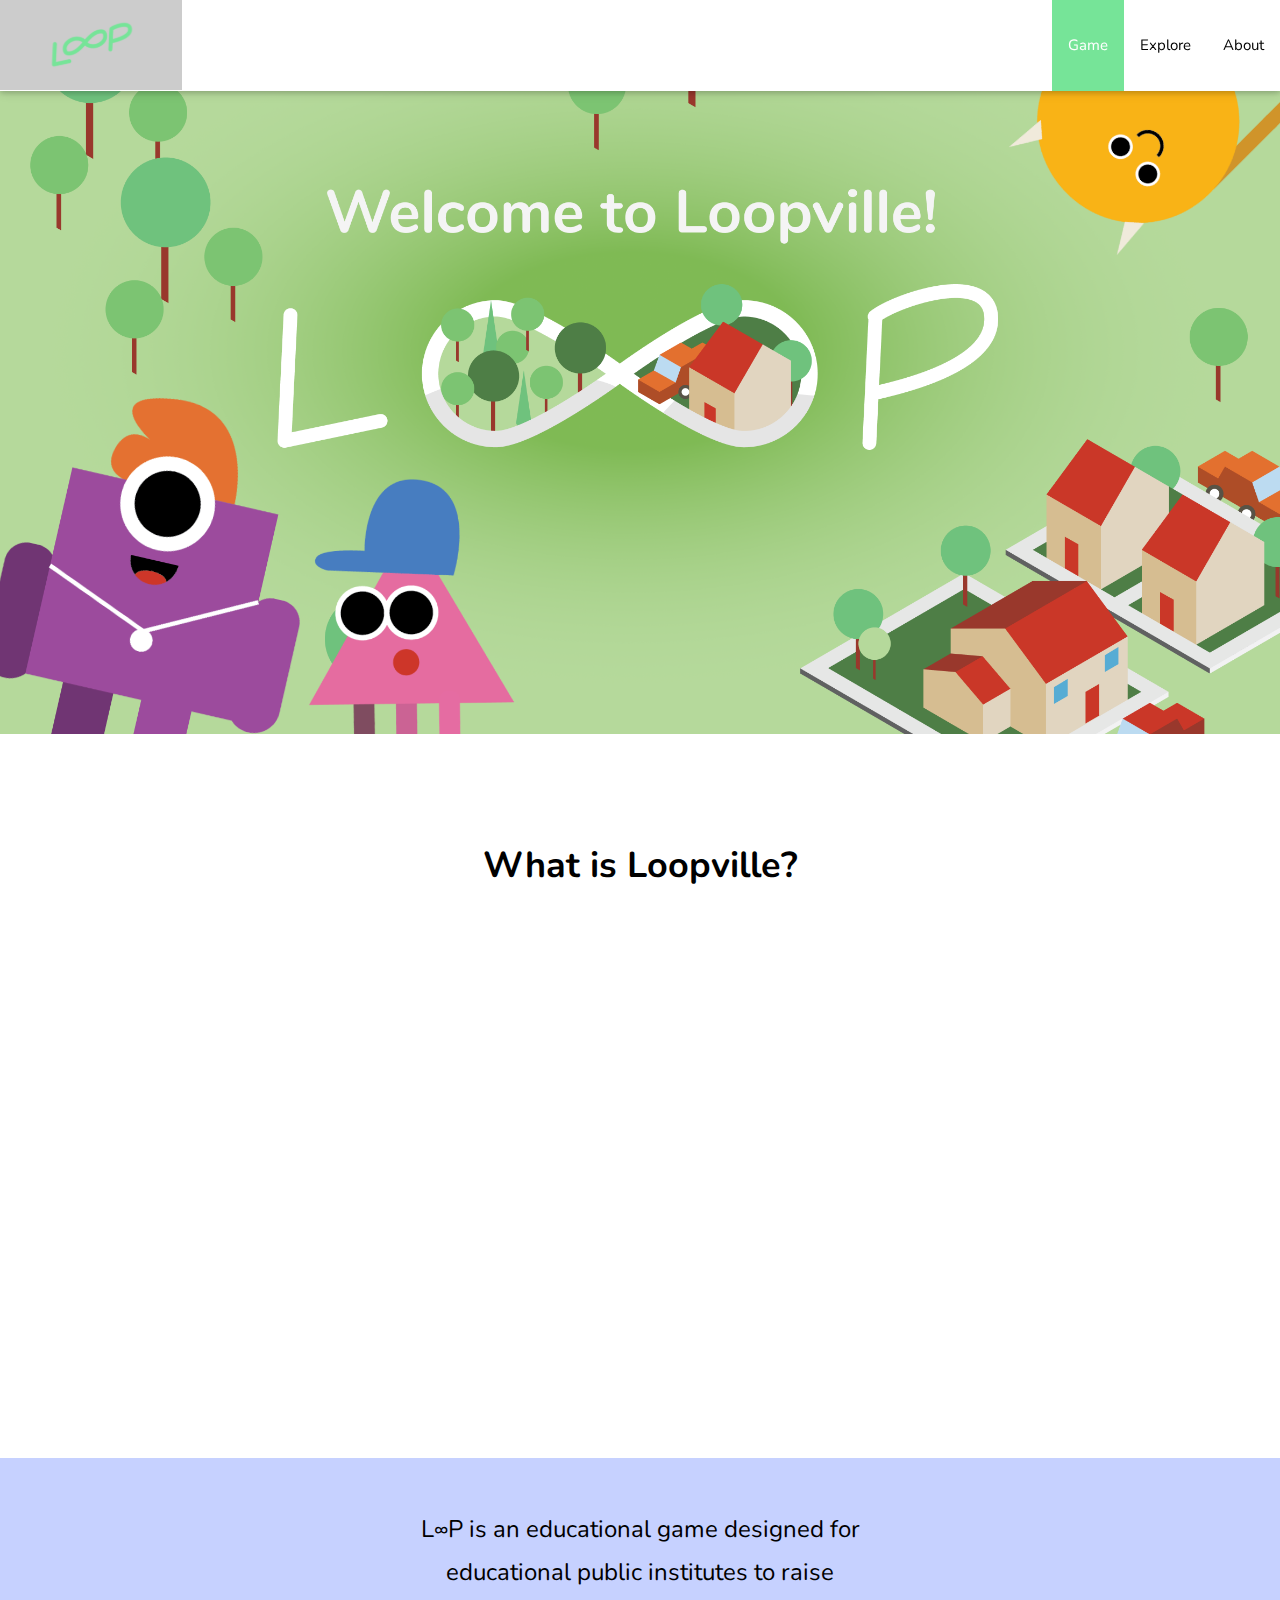
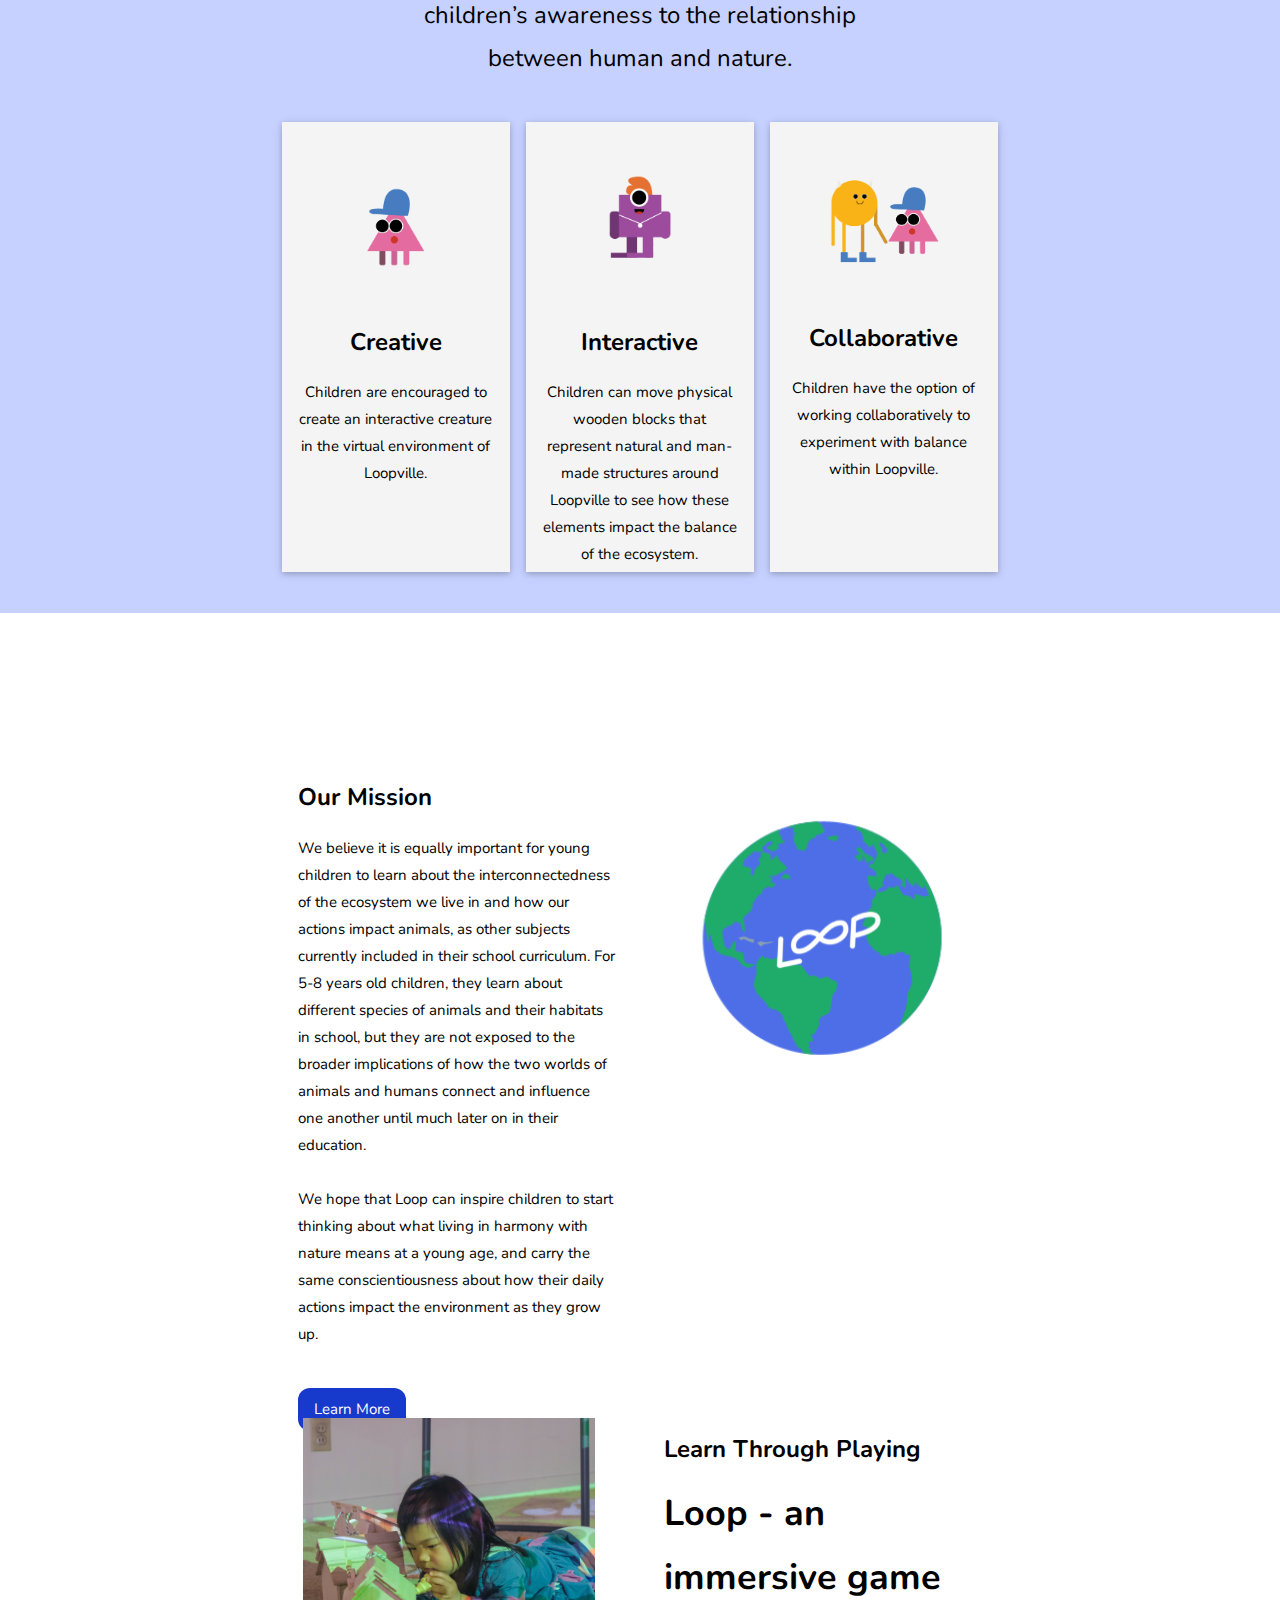
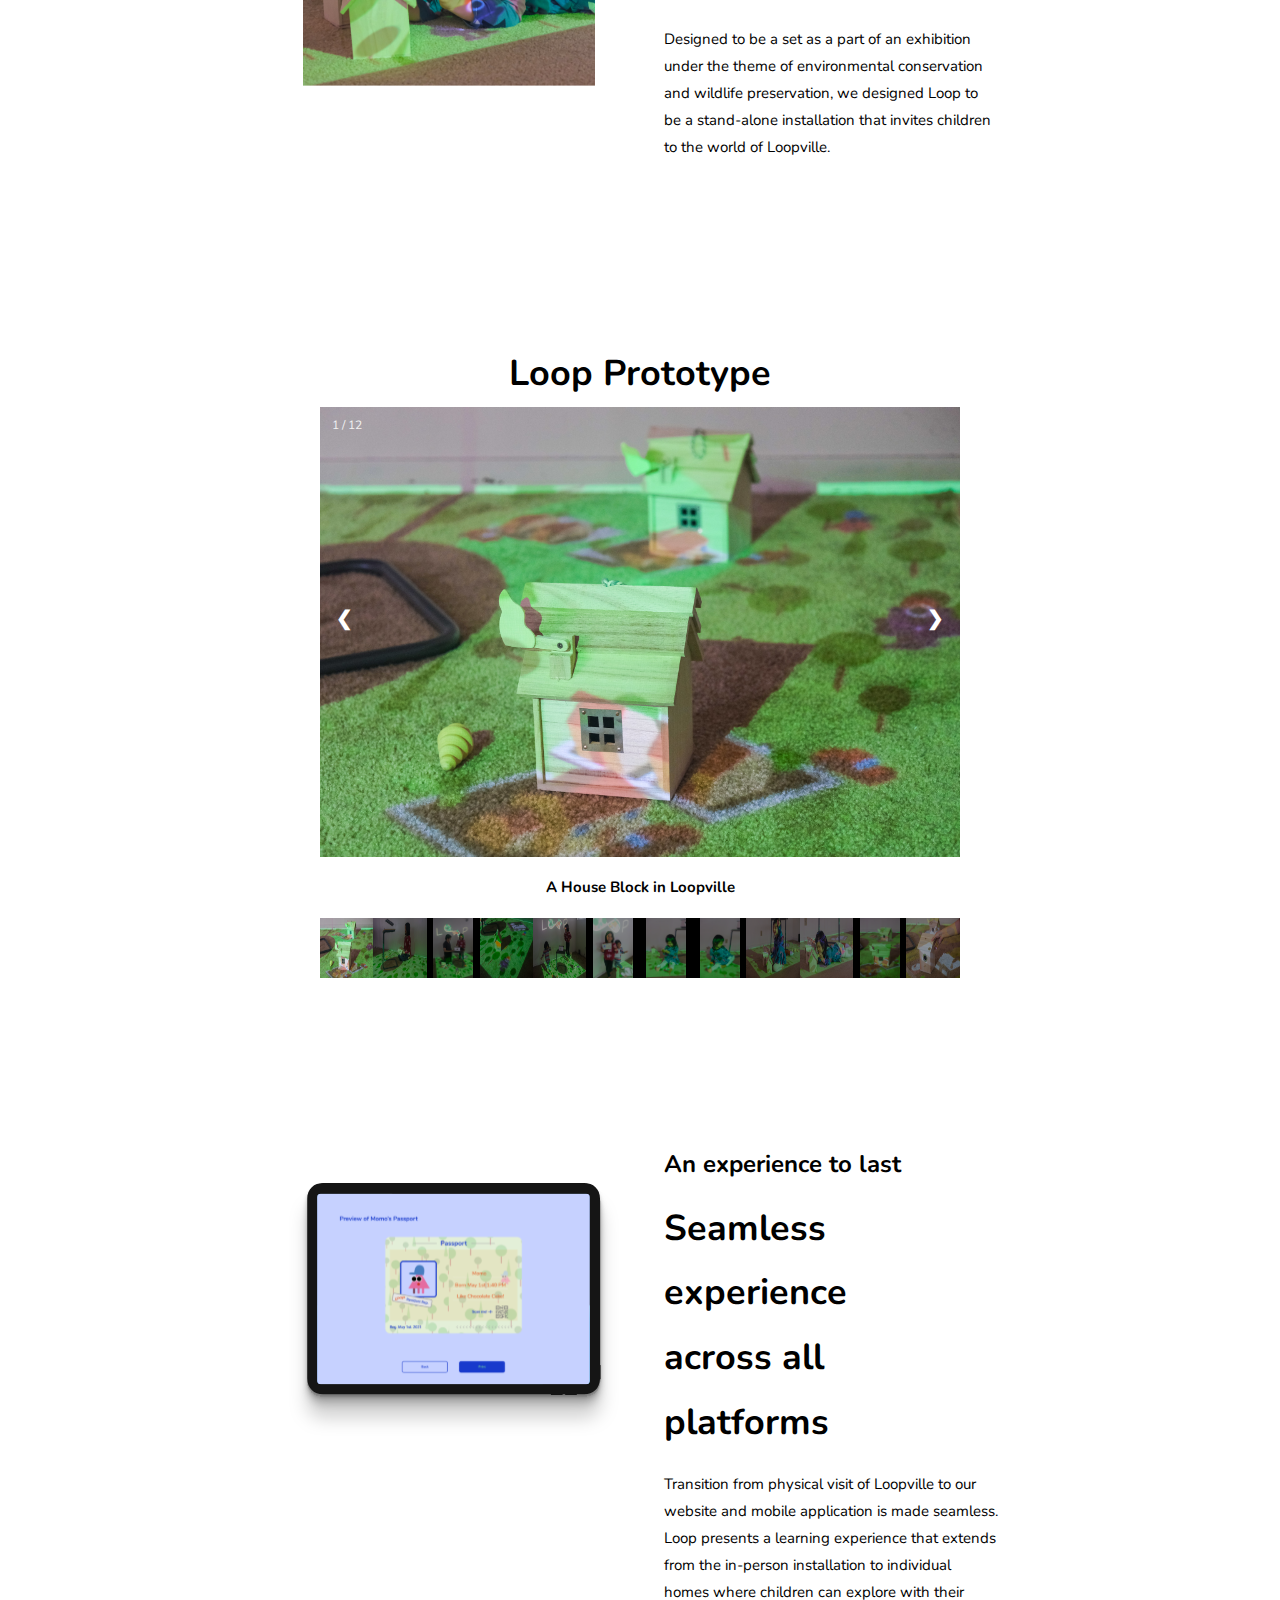
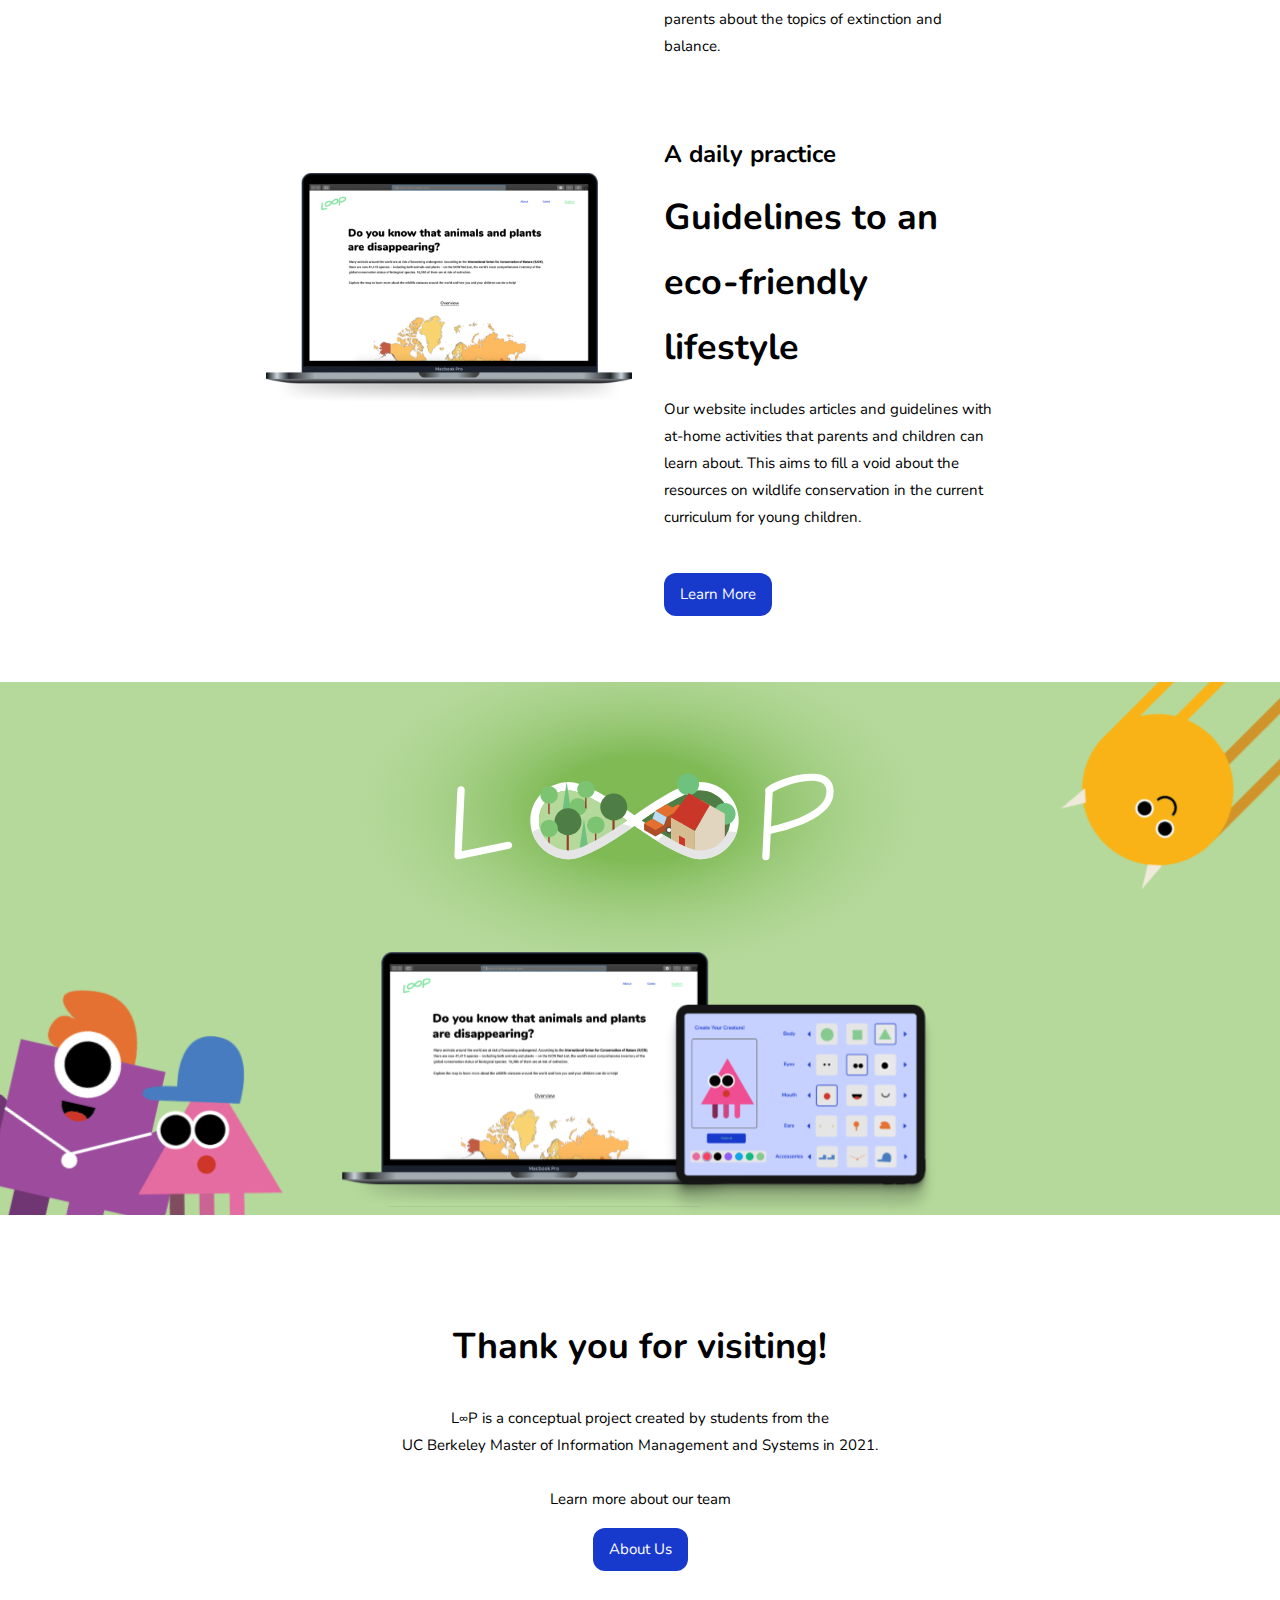
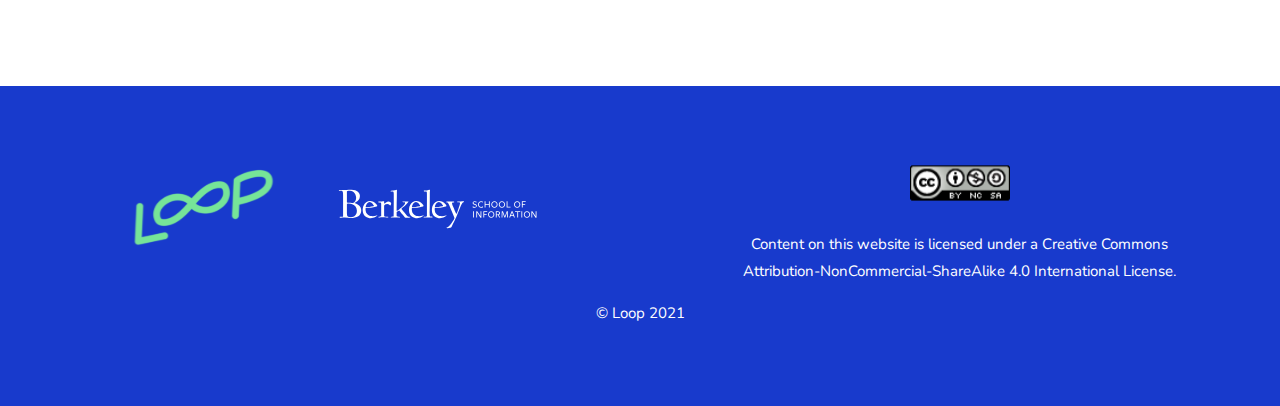
<file: index.html>
<!DOCTYPE html>
<html>
<title>Loop</title>
<meta charset="UTF-8">
<meta name="viewport" content="width=device-width, initial-scale=1">
<link rel="stylesheet" href="w3.css">
<link rel="stylesheet" href="https://fonts.googleapis.com/css?family=Raleway">
<link rel="preconnect" href="https://fonts.gstatic.com">
<link href="https://fonts.googleapis.com/css2?family=Nunito:wght@200;400&display=swap" rel="stylesheet">
<link rel="stylesheet" href="https://cdnjs.cloudflare.com/ajax/libs/font-awesome/4.7.0/css/font-awesome.min.css">
<link rel="icon" href="greenlogo.svg"/>

<style>
body,h1,h2,h3,h4,h5,h6 {font-family: 'Nunito', sans-serif;}

body, html {
  height: 100%;
  line-height: 1.8;
}

/* Full height image header */
.bgimg-1 {
  background-position: center;
  background-size: cover;
  background-image: url("/w3images/mac.jpg");
  min-height: 100%;
}

.w3-bar .w3-button {
  padding: 16px;
}
</style>
<body>
  <body style="background-color: white;"></body>

<!-- Navbar (sit on top) -->
<div class="w3-top">
  <div class="w3-bar w3-white w3-card" id="myNavbar">
    <a href="index.html" class="w3-bar-item w3-button"><img src="greenlogo.svg" alt="Loop Logo " width="150" height="58"></a>
    <!-- Right-sided navbar links -->
    <div class="w3-right w3-hide-small">
      <a href="index.html" class="w3-bar-item w3-button w3-padding-32 w3-green">Game</a>
      <a href="explore.html" class="w3-bar-item w3-button w3-padding-32">Explore</a>
      <a href="about.html" class="w3-bar-item w3-button w3-padding-32">About</a>
    </div>
    <!-- Hide right-floated links on small screens and replace them with a menu icon -->

    <a href="javascript:void(0)" class="w3-bar-item w3-button w3-right w3-hide-large w3-hide-medium" onclick="w3_open()">
      <i class="fa fa-bars"></i>
    </a>
  </div>
</div>

    <!-- Sidebar on small screens when clicking the menu icon -->
    <nav
      class="w3-sidebar w3-bar-block w3-black w3-card w3-animate-left w3-hide-medium w3-hide-large"
      style="display: none"
      id="mySidebar"
    >
      <a href="javascript:void(0)" onclick="w3_close()" class="w3-bar-item w3-button w3-large w3-padding-16">Close ×</a>
      <a href="index.html" onclick="w3_close()" class="w3-bar-item w3-button">Gmae</a>
      <a href="explore.html" onclick="w3_close()" class="w3-bar-item w3-button">Explore</a>
      <a href="about.html" onclick="w3_close()" class="w3-bar-item w3-button">About</a>
    </nav>


    <!-- Header -->
    <header class="w3-display-container w3-content w3-wide" style="max-width: 100%;" id="home">
      <img class="w3-image" src="Loop Cover Image (2).png" alt="Welcome to Loopville!" width="100%" height="800">
    </header>

<!-- Header 
<header class="w3-display-container w3-content w3-wide" style="width: 100%; height: 900px;" id="home">

 
  <video style="object-fit: fill;" controls autoplay>
    <source src="Loopville (1).mp4" type="video/mp4">
  </video> 
  <img src="Loop Cover Image (2).png" alt="Creature" style="width: 100%;">

  
  <div class="w3-display-middle w3-margin-top w3-center"><b><br><br><br><br><br>
    <h1 class="w3-xxlarge"><span class="w3-padding w3-black w3-opacity-min">Welcome to Loopville</b></span></h1>
  </div>
</header> -->

<h1 style="text-align:center; color: black; font-weight: bold; margin:100px 0px 0px 0px;">What is Loopville?</h1>
<div class="w3-container w3-center" style="margin: 50px 0px 50px 0px;">
  <iframe width="50%" height="450px" src="https://www.youtube.com/embed/ruTa1TtOW6o" title="YouTube video player" frameborder="0" allow="accelerometer; autoplay; clipboard-write; encrypted-media; gyroscope; picture-in-picture" allowfullscreen></iframe>

</div>

<!-- Activities Section -->
<div style="background: #c6d1ff;">
<div class="w3-container" style="background: #c6d1ff; margin:0px 0px 50px 0px;">
  <h3 class="w3-center" style="margin:50px 400px 25px 400px;">L∞P is an educational game designed for educational public institutes
    to raise children’s awareness to the relationship between 
   human and nature.</h3>

  <div class="w3-row-padding" style="margin:0px 250px 25px 250px;">
    <div class="w3-third w3-section">
      <div class="w3-card w3-center" style="background-color: #f4f4f4; height: 450px;">
        <img src="Creative.gif" alt="Creature" style="width: 50%;  margin:50px 0px 25px 0px;">
        <div class="w3-container">
          <h3 style="color: black; font-weight: bold;">Creative</h3>
          <p>Children are encouraged to create an interactive creature in the virtual environment of Loopville.</p>
        </div>
      </div>
    </div>
    <div class="w3-third w3-section">
      <div class="w3-card w3-center" style="background-color: #f4f4f4; height: 450px;">
        <img src="Interactive.gif" alt="Creature" style="width: 50%;  margin:50px 0px 25px 0px;">
        <div class="w3-container">
          <h3 style="color: black; font-weight: bold;">Interactive</h3>
          <p>Children can move physical wooden blocks that represent natural and man-made structures around Loopville to see how these elements impact the balance of the ecosystem.</p>
        </div>
      </div>
    </div>
    <div class="w3-third w3-section">
      <div class="w3-card w3-center" style="background-color: #f4f4f4; height: 450px;">
        <img src="Collaborative.gif" alt="Two Creatures" style="width: 50%;  margin:50px 0px 35px 0px;">
        <div class="w3-container">
          <h3 style="color: black; font-weight: bold;">Collaborative</h3>
          <p>Children have the option of working collaboratively to experiment with balance within Loopville.</p>
        </div>
      </div>
    </div>
  </div>
</div>
</div>

<!-- Our Mission -->
<div class="w3-container" style="height: 600px;">
  <div class="w3-row-padding" style="margin: 7% 250px 25px 250px;">
    <div class="w3-half w3-section">
      <div  style="height: 300px;">
        <div class="w3-container" style=" margin:0px 0px 0px 0px;"> 
          <h3 style="color: black; font-weight: bold;">Our Mission</h3>
          <p>We believe it is equally important for young children to learn about the interconnectedness of the ecosystem we live in and how our actions impact animals, as other subjects currently included in their school curriculum. For 5-8 years old children, they learn about different species of animals and their habitats in school, but they are not exposed to the broader implications of how the two worlds of animals and humans connect and influence one another until much later on in their education.

            <br><br>We hope that Loop can inspire children to start thinking about what living in harmony with nature means at a young age, and carry the same conscientiousness about how their daily actions impact the environment as they grow up.
            <p><a href="explore.html" class="w3-button" style="background-color: #183acc; color: white; border-radius: 12px; margin: 25px 0px 0px 0px;">Learn More</a></p>
          </div>
      </div>
    </div>
    <div class="w3-half w3-section">
      <div class="w3-center" style="height: 300px;">
        <img src="Earth illo.svg" alt="Earth with Loop logo" style="width: 80%; margin: 25px 0px 25px 0px;">
      </div>
    </div>
  </div>
</div>

<!-- Learn Through Playing -->
<div class="w3-white" style="height: 500px;">
  <div class="w3-row-padding" style="margin: 7% 250px 100px 250px;">
    <div class="w3-half w3-section">
      <div class="w3-center" style="height: 300px;">
        <img src="Rectangle 89.svg" alt="Child playing with Loop" style="width: 80%;  margin:50px 0px 25px 0px;">
      </div>
    </div>
    <div class="w3-half w3-section">
      <div  style="height: 300px;">
        <div class="w3-container" style=" margin:50px 0px 25px 0px;"> 
          <h3 style="color: black; font-weight: bold;">Learn Through Playing</h3>
          <h1 style="color: black; font-weight: bold;">Loop - an immersive game</h1>
          <p>Designed to be a set as a part of an exhibition under the theme of environmental conservation and wildlife preservation, we designed Loop to be a stand-alone installation that invites children to the world of Loopville.</p>
          </div>
      </div>
    </div>
  </div>
</div>

<h1 style="text-align:center; color: black; font-weight: bold; margin: 7% 0px 0px 0px;">Loop Prototype</h1>

<div class="container" style="background-color: black;">
  <div class="mySlides w3-center">
    <div class="numbertext">1 / 12</div>
    <img src="img10.jpg" style="width:100%;  height: 450px;">
  </div>

  <div class="mySlides">
    <div class="numbertext">2 / 12</div>
    <img src="img2.jpg" style="width:100%;  height: 450px;">
  </div>

  <div class="mySlides w3-center">
    <div class="numbertext">3 / 12</div>
    <img src="img3.jpg" style="width: 40%; height: 450px;">
  </div>
    
  <div class="mySlides">
    <div class="numbertext">4 / 12</div>
    <img src="img4.jpg" style="width:100%;  height: 450px;">
  </div>

  <div class="mySlides">
    <div class="numbertext">5 / 12</div>
    <img src="img5.jpg" style="width:100%;  height: 450px;">
  </div>
    
  <div class="mySlides w3-center">
    <div class="numbertext">6 / 12</div>
    <img src="img6.jpg" style="width: 40%; height: 450px;">
  </div>

  <div class="mySlides w3-center">
    <div class="numbertext">7 / 12</div>
    <img src="img1.jpg" style="width: 40%; height: 450px;">
  </div>

  <div class="mySlides w3-center">
    <div class="numbertext">8 / 12</div>
    <img src="img7.jpg" style="width: 40%; height: 450px;">
  </div>

  <div class="mySlides w3-center">
    <div class="numbertext">9 / 12</div>
    <img src="img8.jpg" style="width:100%;  height: 450px;">
  </div>
    
  <div class="mySlides">
    <div class="numbertext">10 / 12</div>
    <img src="img9.jpg" style="width:100%;  height: 450px;">
  </div>

  <div class="mySlides w3-center">
    <div class="numbertext">11 / 12</div>
    <img src="img12.jpg" style="width: 40%; height: 450px;">
  </div>
    
  <div class="mySlides">
    <div class="numbertext">12 / 12</div>
    <img src="img11.jpg" style="width:100%;  height: 450px;">
  </div>
    
  <a class="prev" onclick="plusSlides(-1)">❮</a>
  <a class="next" onclick="plusSlides(1)">❯</a>

  <div class="caption-container" style="border: none;">
    <p id="caption"></p>
  </div>

  <div class="row">
    <div class="column w3-center">
      <img class="demo cursor" src="img10.jpg" style="height: 60px; width: 100%;" onclick="currentSlide(1)" alt="A House Block in Loopville">
    </div>
    <div class="column">
      <img class="demo cursor" src="img2.jpg" style="height: 60px; width: 100%;" onclick="currentSlide(2)" alt="Playing With a House Block">
    </div>
    <div class="column w3-center">
      <img class="demo cursor" src="img3.jpg" style="height: 60px" onclick="currentSlide(3)" alt="Creature Creation on IPad">
    </div>
    <div class="column">
      <img class="demo cursor" src="img4.jpg" style="height: 60px; width: 100%;" onclick="currentSlide(4)" alt="A House Block in Loopville">
    </div>
    <div class="column">
      <img class="demo cursor" src="img5.jpg" style="height: 60px; width: 100%;" onclick="currentSlide(5)" alt="Running Around Loopville">
    </div>    
    <div class="column w3-center">
      <img class="demo cursor" src="img6.jpg" style="height: 60px" onclick="currentSlide(6)" alt="Creature Passports">
    </div>
    <div class="column w3-center">
      <img class="demo cursor" src="img1.jpg" style="height: 60px;" onclick="currentSlide(7)" alt="Catching a Creature">
    </div>
    <div class="column w3-center">
      <img class="demo cursor" src="img7.jpg" style="height: 60px;" onclick="currentSlide(8)" alt="Playing in Loopville">
    </div>
    <div class="column w3-center">
      <img class="demo cursor" src="img8.jpg" style="height: 60px; width: 100%;" onclick="currentSlide(9)" alt="Playing with a House Block">
    </div>
    <div class="column">
      <img class="demo cursor" src="img9.jpg" style="height: 60px; width: 100%;" onclick="currentSlide(10)" alt="Playing with a House Block">
    </div>
    <div class="column w3-center">
      <img class="demo cursor" src="img12.jpg" style="height: 60px;" onclick="currentSlide(11)" alt="House Blocks in Loopville">
    </div>    
    <div class="column w3-center">
      <img class="demo cursor" src="img11.jpg" style="height: 60px; width: 100%;" onclick="currentSlide(12)" alt="Factory Block">
    </div>
  </div>
</div>

<script>
var slideIndex = 1;
showSlides(slideIndex);

function plusSlides(n) {
  showSlides(slideIndex += n);
}

function currentSlide(n) {
  showSlides(slideIndex = n);
}

function showSlides(n) {
  var i;
  var slides = document.getElementsByClassName("mySlides");
  var dots = document.getElementsByClassName("demo");
  var captionText = document.getElementById("caption");
  if (n > slides.length) {slideIndex = 1}
  if (n < 1) {slideIndex = slides.length}
  for (i = 0; i < slides.length; i++) {
      slides[i].style.display = "none";
  }
  for (i = 0; i < dots.length; i++) {
      dots[i].className = dots[i].className.replace(" active", "");
  }
  slides[slideIndex-1].style.display = "block";
  dots[slideIndex-1].className += " active";
  captionText.innerHTML = dots[slideIndex-1].alt;
}
</script>


<!-- An Experience to Last -->
  <div class="w3-row-padding" style="height: 500px; margin: 7% 250px 0px 250px;">
    <div class="w3-half w3-section">
      <div class="w3-center" style="height: 300px;">
        <img src="Passport.svg" alt="Creature Passport" style="width: 90%; border-radius: 10%; margin: 100px 0px 0px 10px;">
      </div>
    </div>
    <div class="w3-half w3-section">
      <div  style="height: 300px;">
        <div class="w3-container" style=" margin:50px 0px 0px 0px;"> 
          <h3 style="color: black; font-weight: bold;">An experience to last</h3>
          <h1 style="color: black; font-weight: bold;">Seamless experience<br>across all platforms</h1>
          <p>Transition from physical visit of Loopville to our website and mobile application is made seamless. Loop presents a learning experience that extends from the in-person installation to individual homes where children can explore with their parents about the topics of extinction and balance.</p>
          </div>
      </div>
    </div>
  </div>

<!-- A Daily Practice -->
  <div class="w3-row-padding" style="height: 600px; margin: 7% 250px 25px 250px;">
    <div class="w3-half w3-section">
      <div class="w3-center" style="height: 300px;">
        <img src="computer screen 1.svg" alt="Compost" style="width: 100%; margin:100px 0px 25px 0px;">
      </div>
    </div>
    <div class="w3-half w3-section">
      <div  style="height: 300px;">
        <div class="w3-container" style=" margin:50px 0px 25px 0px;"> 
          <h3 style="color: black; font-weight: bold;">A daily practice</h3>
          <h1 style="color: black; font-weight: bold;">Guidelines to an<br>eco-friendly lifestyle</h1>
          <p>Our website includes articles and guidelines with at-home activities that parents and children can learn about. This aims to fill a void about the resources on wildlife conservation in the current curriculum for young children. <br><br></p>
            <p><a href="explore.html" class="w3-button" style="background-color: #183acc; border-radius: 12px; color: white;">Learn More</a></p>
          </div>
      </div>
    </div>
  </div>


<!-- Multi-Platform -->
<header class="w3-display-container w3-content w3-wide" style="max-width: 100%;" id="home">
  <img class="w3-image" src="Cross Platforms.svg" alt="Loop on IPad and Laptop" width="100%" height="600">
</header>

<!-- About Us Plug -->
<div class="w3-container w3-center" style="background: white; margin: 100px 25% 100px 25%;" id="extinction">
  <h1 style="font-weight: bold; margin:0px 0px 25px 0px;">Thank you for visiting!</h1>
  <p style="margin:0px 0px 0px 0px;">L∞P is a conceptual project created by students 
    from the<br>UC Berkeley Master of Information Management and Systems in 2021.
    
    <br><br>Learn more about our team</p>
    <p><a href="about.html" class="w3-button w3-center" style="background-color: #183acc; border-radius: 12px; color: white;">About Us</a></p>

    
</div>

<!-- Footer -->
<footer class="w3-center w3-padding-64" style="background: #183acc">
  <div class="w3-half"  style="background: #183acc">
      <div class="w3-center">
        <a href="index.html" class="w3-button"><img src="greenlogo2.svg" alt="Loop Logo " width="200" height="100"></a>
        <a href="https://www.ischool.berkeley.edu/" class="w3-button"><img src="berkeleyischool-logo-white.svg" alt="ISchool Logo " width="200" height="100"></a>
      </div>
  </div>
  
  <div class="w3-half"  style="background: #183acc">
      <a href="index.html" class="w3-button"><img src="cc.svg" alt="Creative Commons Logo" width="100" height="50"></a>
      <p style="color: white;">Content on this website is licensed under a Creative Commons<br>Attribution-NonCommercial-ShareAlike 4.0 International License.</p>
</div>

<p style="color: white;">&#169; Loop 2021</p>
</footer>
 
<script>
// Modal Image Gallery
function onClick(element) {
  document.getElementById("img01").src = element.src;
  document.getElementById("modal01").style.display = "block";
  var captionText = document.getElementById("caption");
  captionText.innerHTML = element.alt;
}


// Toggle between showing and hiding the sidebar when clicking the menu icon
var mySidebar = document.getElementById("mySidebar");

function w3_open() {
  if (mySidebar.style.display === 'block') {
    mySidebar.style.display = 'none';
  } else {
    mySidebar.style.display = 'block';
  }
}

// Close the sidebar with the close button
function w3_close() {
    mySidebar.style.display = "none";
}

function openCity(cityName, elmnt, color) {
  // Hide all elements with class="tabcontent" by default */
  var i, tabcontent, tablinks;
  tabcontent = document.getElementsByClassName("tabcontent");
  for (i = 0; i < tabcontent.length; i++) {
    tabcontent[i].style.display = "none";
  }

  // Remove the background color of all tablinks/buttons
  tablinks = document.getElementsByClassName("tablink");
  for (i = 0; i < tablinks.length; i++) {
    tablinks[i].style.backgroundColor = "";
  }

  // Show the specific tab content
  document.getElementById(cityName).style.display = "block";

  // Add the specific color to the button used to open the tab content
  elmnt.style.backgroundColor = color;
}

// Get the element with id="defaultOpen" and click on it
document.getElementById("defaultOpen").click();


</script>

</body>
</html>
</file>
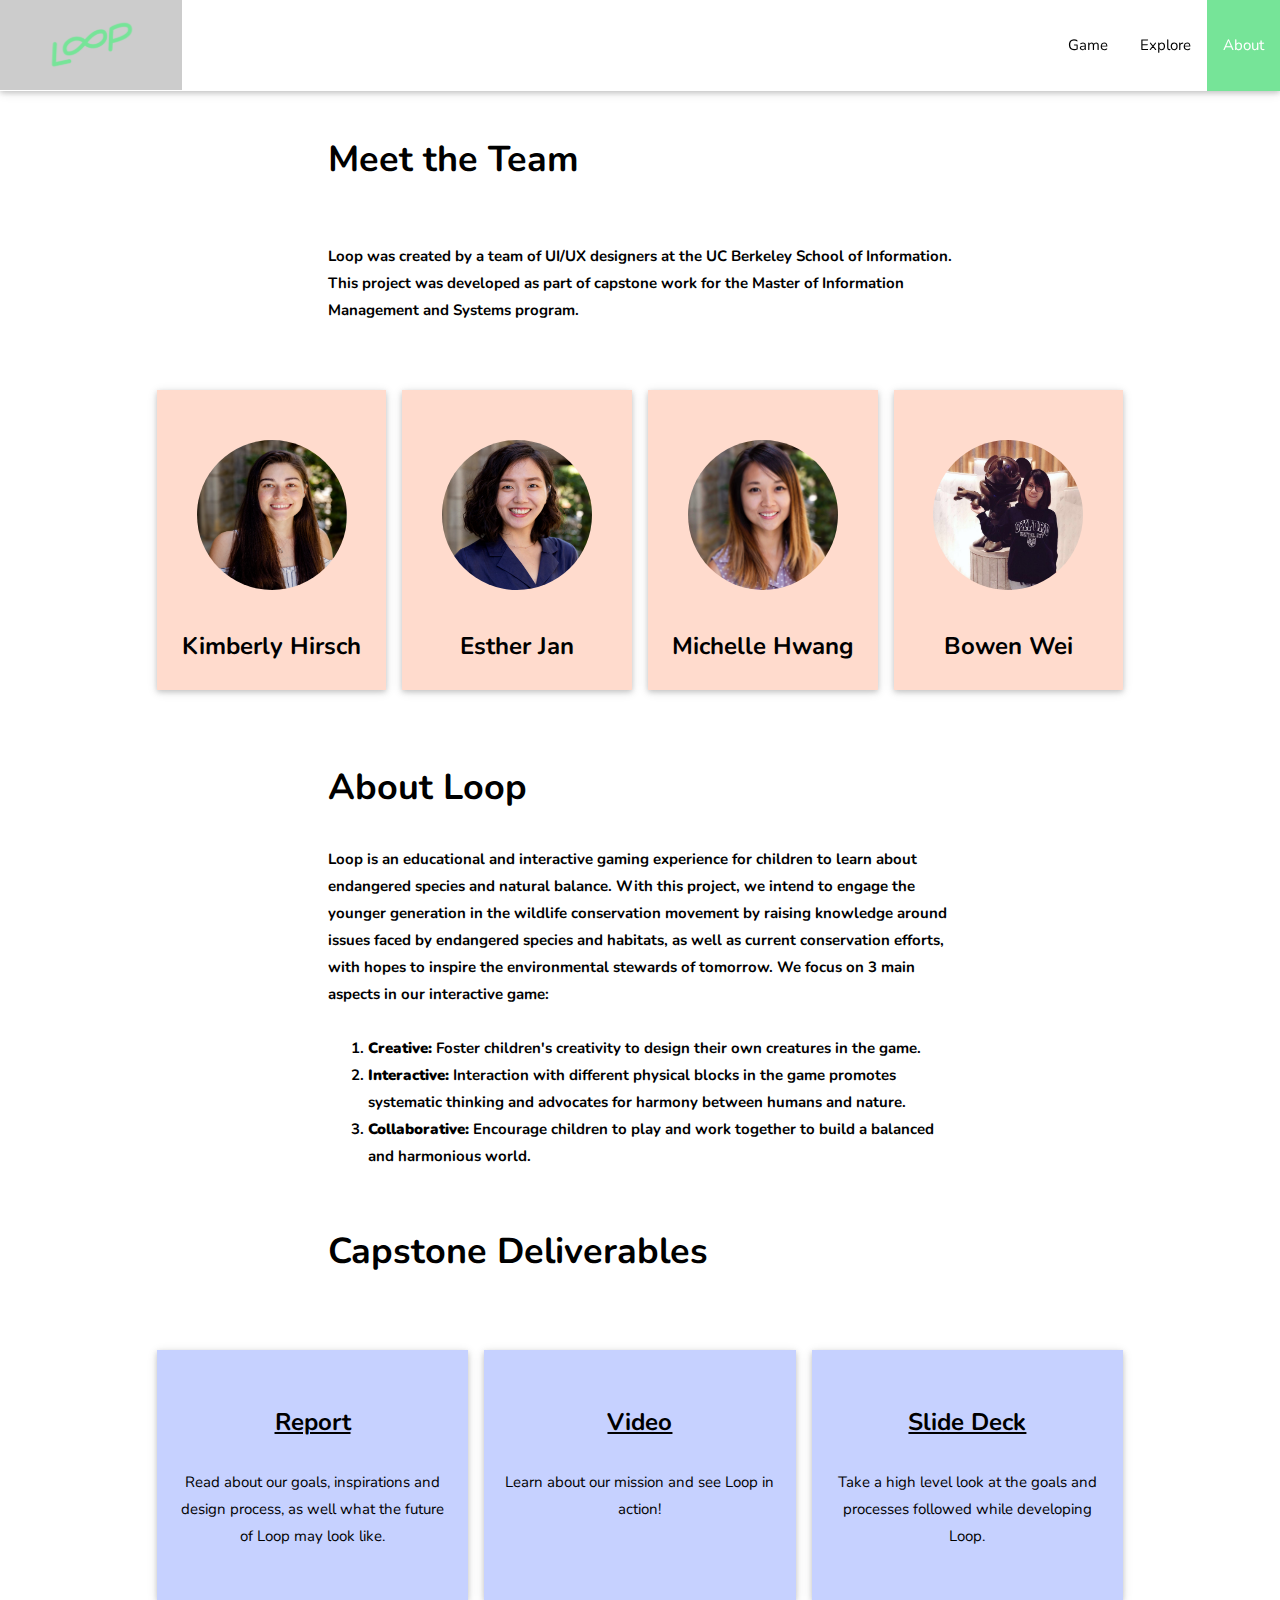
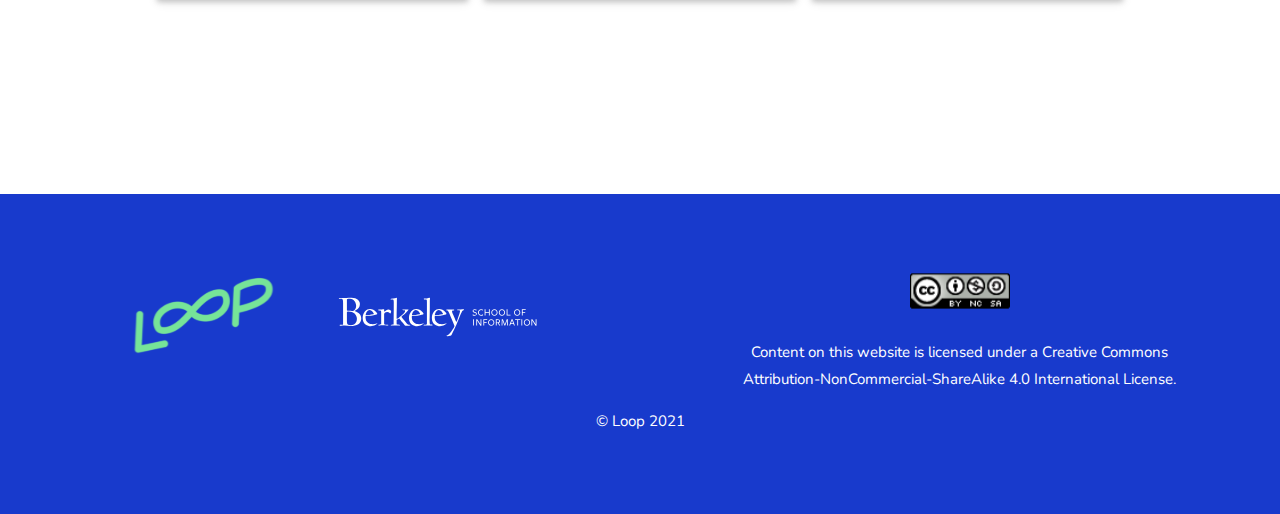
<file: about.html>
<!DOCTYPE html>
<html>
  <title>Loop</title>
  <meta charset="UTF-8" />
  <meta name="viewport" content="width=device-width, initial-scale=1" />
  <link rel="stylesheet" href="w3.css" />
  <link rel="stylesheet" href="https://fonts.googleapis.com/css?family=Raleway" />
  <link rel="preconnect" href="https://fonts.gstatic.com" />
  <link href="https://fonts.googleapis.com/css2?family=Nunito:wght@200;400&display=swap" rel="stylesheet" />
  <link rel="stylesheet" href="https://cdnjs.cloudflare.com/ajax/libs/font-awesome/4.7.0/css/font-awesome.min.css" />
  <link rel="icon" href="greenlogo.svg" />

  <style>
    body,
    h1,
    h2,
    h3,
    h4,
    h5,
    h6 {
      font-family: "Nunito", sans-serif;
    }

    body,
    html {
      height: 100%;
      line-height: 1.8;
    }

    /* Full height image header */
    .bgimg-1 {
      background-position: center;
      background-size: cover;
      background-image: url("/w3images/mac.jpg");
      min-height: 100%;
    }

    .w3-bar .w3-button {
      padding: 16px;
    }
  </style>
  <body>
    <body style="background-color: white"></body>

    <!-- Navbar (sit on top) -->
    <div class="w3-top">
      <div class="w3-bar w3-white w3-card" id="myNavbar">
        <a href="index.html" class="w3-bar-item w3-button"
          ><img src="greenlogo.svg" alt="Loop Logo " width="150" height="58"
        /></a>
        <!-- Right-sided navbar links -->
        <div class="w3-right w3-hide-small">
          <a href="index.html" class="w3-bar-item w3-button w3-padding-32">Game</a>
          <a href="explore.html" class="w3-bar-item w3-button w3-padding-32">Explore</a>
          <a href="about.html" class="w3-bar-item w3-button w3-padding-32 w3-green">About</a>
        </div>
        <!-- Hide right-floated links on small screens and replace them with a menu icon -->

        <a href="javascript:void(0)" class="w3-bar-item w3-button w3-right w3-hide-large w3-hide-medium" onclick="w3_open()">
          <i class="fa fa-bars"></i>
        </a>
      </div>
    </div>

    <!-- Sidebar on small screens when clicking the menu icon -->
    <nav
      class="w3-sidebar w3-bar-block w3-black w3-card w3-animate-left w3-hide-medium w3-hide-large"
      style="display: none"
      id="mySidebar"
    >
      <a href="javascript:void(0)" onclick="w3_close()" class="w3-bar-item w3-button w3-large w3-padding-16">Close ×</a>
      <a href="index.html" onclick="w3_close()" class="w3-bar-item w3-button">Gmae</a>
      <a href="explore.html" onclick="w3_close()" class="w3-bar-item w3-button">Explore</a>
      <a href="about.html" onclick="w3_close()" class="w3-bar-item w3-button">About</a>
    </nav>

    <!-- Meet The Team -->
    <div class="w3-container" style="background: white; margin: 0px 0px 50px 0px; padding: 128px 16px" id="extinction">
      <h1 style="font-weight: bold; margin: 0px 25% 50px 25%">Meet the Team</h1>
      <p style="font-weight: bold; margin: 0px 25% 0px 25%">
        Loop was created by a team of UI/UX designers at the UC Berkeley School of Information. This project was developed as part
        of capstone work for the Master of Information Management and Systems program.
      </p>
      <div class="w3-row-padding" style="margin: 50px 10% 25px 10%">
        <div class="w3-quarter w3-section">
          <div class="w3-card w3-center" style="background-color: #ffdbcd; height: 300px">
            <img
              src="kimberly.png"
              alt="Kimberly Hirsch"
              style="width: 150px; height: 150px; border-radius: 50%; margin: 50px 0px 25px 0px"
            />
            <div class="w3-container">
              <h3 style="color: black; font-weight: bold">Kimberly Hirsch</h3>
            </div>
          </div>
        </div>
        <div class="w3-quarter w3-section">
          <div class="w3-card w3-center" style="background-color: #ffdbcd; height: 300px">
            <img
              src="esther.jpg"
              alt="Esther Jan"
              style="width: 150px; height: 150px; border-radius: 50%; margin: 50px 0px 25px 0px"
            />
            <div class="w3-container">
              <h3 style="color: black; font-weight: bold">Esther Jan</h3>
            </div>
          </div>
        </div>
        <div class="w3-quarter w3-section">
          <div class="w3-card w3-center" style="background-color: #ffdbcd; height: 300px">
            <img
              src="michelle.jpg"
              alt="Michelle Hwang"
              style="width: 150px; height: 150px; border-radius: 50%; margin: 50px 0px 25px 0px"
            />
            <div class="w3-container">
              <h3 style="color: black; font-weight: bold">Michelle Hwang</h3>
            </div>
          </div>
        </div>
        <div class="w3-quarter w3-section">
          <div class="w3-card w3-center" style="background-color: #ffdbcd; height: 300px">
            <img
              src="bowen.JPG"
              alt="Bowen Wei"
              style="width: 150px; height: 150px; border-radius: 50%; margin: 50px 0px 25px 0px"
            />
            <div class="w3-container">
              <h3 style="color: black; font-weight: bold">Bowen Wei</h3>
            </div>
          </div>
        </div>
      </div>

      <h1 style="font-weight: bold; margin: 50px 25% 25px 25%">About Loop</h1>
      <p style="font-weight: bold; margin: 0px 25% 0px 25%">
        Loop is an educational and interactive gaming experience for children to learn about endangered species and natural
        balance. With this project, we intend to engage the younger generation in the wildlife conservation movement by raising
        knowledge around issues faced by endangered species and habitats, as well as current conservation efforts, with hopes to
        inspire the environmental stewards of tomorrow. We focus on 3 main aspects in our interactive game:<br /><br />
      </p>
      <ol style="font-weight: bold; margin: 0px 25% 0px 25%">
        <li><b>Creative:</b> Foster children's creativity to design their own creatures in the game.</li>
        <li>
          <b>Interactive:</b> Interaction with different physical blocks in the game promotes systematic thinking and advocates
          for harmony between humans and nature.
        </li>
        <li><b>Collaborative:</b> Encourage children to play and work together to build a balanced and harmonious world.</li>
      </ol>

      <!-- Deliverables -->
      <h1 style="font-weight: bold; margin: 50px 25% 0px 25%">Capstone Deliverables</h1>
      <div class="w3-row-padding" style="margin: 50px 10% 0px 10%">
        <div class="w3-third w3-section">
          <div class="w3-card w3-center" style="background-color: #c6d1ff; height: 250px">
            <div class="w3-container">
              <h3 style="color: black; font-weight: bold; margin: 50px 0px 25px 0px"><a href="Loop - Final Paper (1).pdf">Report</a></h3>
              <p>Read about our goals, inspirations and design process, as well what the future of Loop may look like.</p>
            </div>
          </div>
        </div>
        <div class="w3-third w3-section">
          <div class="w3-card w3-center" style="background-color: #c6d1ff; height: 250px">
            <div class="w3-container">
              <h3 style="color: black; font-weight: bold; margin: 50px 0px 25px 0px">
                <a href="https://youtu.be/ruTa1TtOW6o">Video</a>
              </h3>
              <p>Learn about our mission and see Loop in action!</p>
            </div>
          </div>
        </div>
        <div class="w3-third w3-section">
          <div class="w3-card w3-center" style="background-color: #c6d1ff; height: 250px">
            <div class="w3-container">
              <h3 style="color: black; font-weight: bold; margin: 50px 0px 25px 0px"><a href="https://www.figma.com/proto/nVACNLi3ffrjOT5DtfYdZb/Final-Presentation-Slides?node-id=1%3A2&scaling=contain&page-id=0%3A1">Slide Deck</a></h3>
              <p>Take a high level look at the goals and processes followed while developing Loop.</p>
            </div>
          </div>
        </div>
      </div>
    </div>

<!-- Footer -->
<footer class="w3-center w3-padding-64" style="background: #183acc">
  <div class="w3-half"  style="background: #183acc">
      <div class="w3-center">
        <a href="index.html" class="w3-button"><img src="greenlogo2.svg" alt="Loop Logo " width="200" height="100"></a>
        <a href="https://www.ischool.berkeley.edu/" class="w3-button"><img src="berkeleyischool-logo-white.svg" alt="ISchool Logo " width="200" height="100"></a>
      </div>
  </div>
  
  <div class="w3-half"  style="background: #183acc">
      <a href="index.html" class="w3-button"><img src="cc.svg" alt="Creative Commons Logo" width="100" height="50"></a>
      <p style="color: white;">Content on this website is licensed under a Creative Commons<br>Attribution-NonCommercial-ShareAlike 4.0 International License.</p>
</div>

<p style="color: white;">&#169; Loop 2021</p>
</footer>

    <script>
      // Modal Image Gallery
      function onClick(element) {
        document.getElementById("img01").src = element.src;
        document.getElementById("modal01").style.display = "block";
        var captionText = document.getElementById("caption");
        captionText.innerHTML = element.alt;
      }

      // Toggle between showing and hiding the sidebar when clicking the menu icon
      var mySidebar = document.getElementById("mySidebar");

      function w3_open() {
        if (mySidebar.style.display === "block") {
          mySidebar.style.display = "none";
        } else {
          mySidebar.style.display = "block";
        }
      }

      // Close the sidebar with the close button
      function w3_close() {
        mySidebar.style.display = "none";
      }

      function openCity(cityName, elmnt, color) {
        // Hide all elements with class="tabcontent" by default */
        var i, tabcontent, tablinks;
        tabcontent = document.getElementsByClassName("tabcontent");
        for (i = 0; i < tabcontent.length; i++) {
          tabcontent[i].style.display = "none";
        }

        // Remove the background color of all tablinks/buttons
        tablinks = document.getElementsByClassName("tablink");
        for (i = 0; i < tablinks.length; i++) {
          tablinks[i].style.backgroundColor = "";
        }

        // Show the specific tab content
        document.getElementById(cityName).style.display = "block";

        // Add the specific color to the button used to open the tab content
        elmnt.style.backgroundColor = color;
      }

      // Get the element with id="defaultOpen" and click on it
      document.getElementById("defaultOpen").click();
    </script>
  </body>
</html>
</file>
